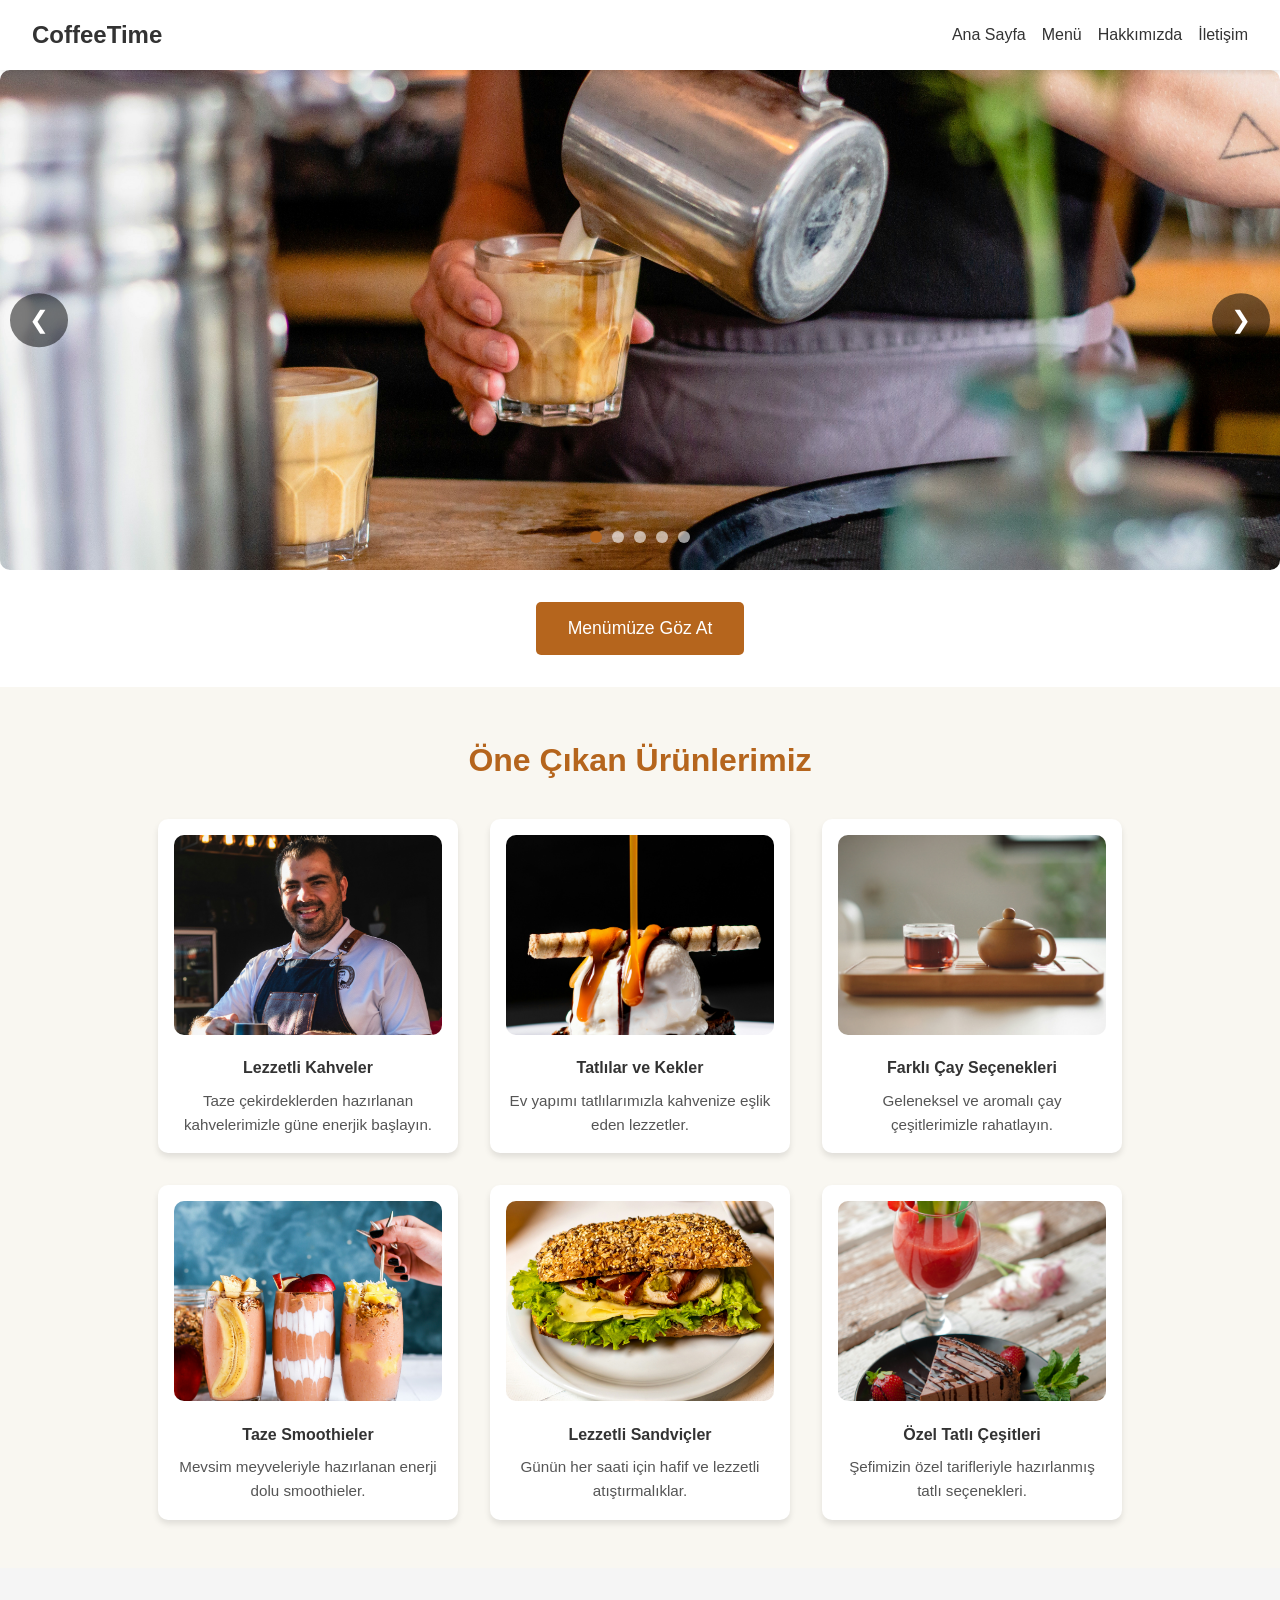
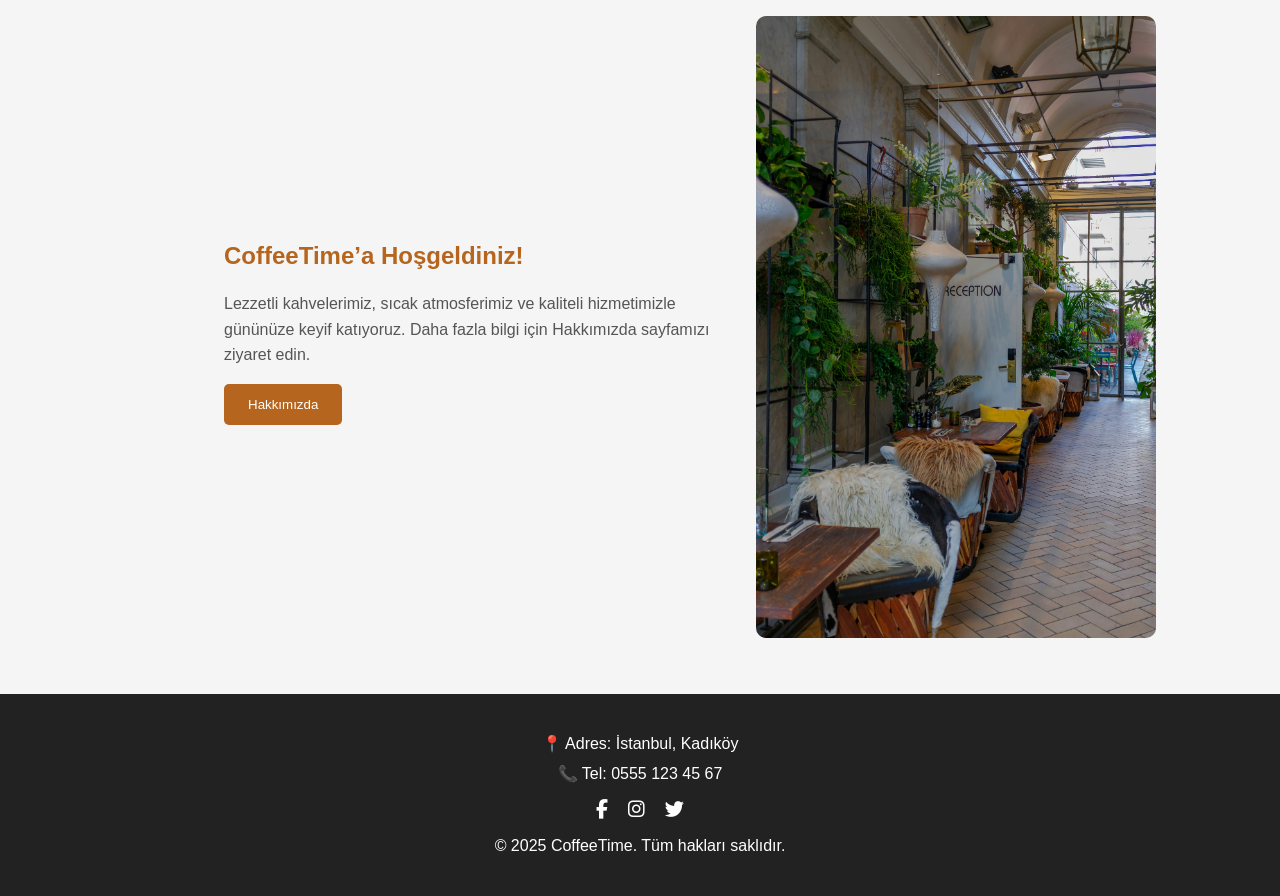
<file: index.html>
<!DOCTYPE html>
<html lang="tr">
<head>
  <meta charset="UTF-8">
  <meta name="viewport" content="width=device-width, initial-scale=1.0">
  <title>CoffeeTime - Ana Sayfa</title>
  <link rel="stylesheet" href="style.css">
  <link rel="stylesheet" href="https://cdnjs.cloudflare.com/ajax/libs/font-awesome/6.4.2/css/all.min.css">
</head>
<body>

  <!-- HEADER / NAVBAR -->
  <header>
    <nav>
      <h1>CoffeeTime</h1>
      <ul>
        <li><a href="index.html">Ana Sayfa</a></li>
        <li><a href="menu.html">Menü</a></li>
        <li><a href="about.html">Hakkımızda</a></li>
        <li><a href="contact.html">İletişim</a></li>
      </ul>
    </nav>
  </header>

  <!-- HERO / SLIDER -->
  <section class="hero-slider">
    <div class="slides">
      <div class="slide active">
        <img src="images/cafe1.jpg" alt="Cafeterya 1">
      </div>
      <div class="slide">
        <img src="images/cafe2.jpg" alt="Cafeterya 2">
      </div>
      <div class="slide">
        <img src="images/cafe3.jpg" alt="Cafeterya 3">
      </div>
      <div class="slide">
        <img src="images/cafe4.jpg" alt="Cafeterya 4">
      </div>
      <div class="slide">
        <img src="images/cafe5.jpg" alt="Cafeterya 5">
      </div>
    </div>

    <!-- Slider Butonları -->
    <button class="prev">&#10094;</button>
    <button class="next">&#10095;</button>
     <!-- Navigasyon Noktaları / Dots -->
  <div class="slider-dots"></div>
  </section>

  <!-- CTA Buton -->
  <section class="hero-cta">
    <button onclick="goToMenu()">Menümüze Göz At</button>
  </section>

  <!-- ÖNE ÇIKAN HİZMETLER / ÜRÜNLER -->
<section class="features">
  <h2>Öne Çıkan Ürünlerimiz</h2>
  <div class="feature-items">
    <div class="feature">
      <img src="images/coffee_cup.jpg" alt="Kahve">
      <h4>Lezzetli Kahveler</h4>
      <p>Taze çekirdeklerden hazırlanan kahvelerimizle güne enerjik başlayın.</p>
    </div>
    <div class="feature">
      <img src="images/cake.jpg" alt="Tatlılar">
      <h4>Tatlılar ve Kekler</h4>
      <p>Ev yapımı tatlılarımızla kahvenize eşlik eden lezzetler.</p>
    </div>
    <div class="feature">
      <img src="images/tea.jpg" alt="Çay">
      <h4>Farklı Çay Seçenekleri</h4>
      <p>Geleneksel ve aromalı çay çeşitlerimizle rahatlayın.</p>
    </div>
    <div class="feature">
      <img src="images/smoothie.jpg" alt="Smoothie">
      <h4>Taze Smoothieler</h4>
      <p>Mevsim meyveleriyle hazırlanan enerji dolu smoothieler.</p>
    </div>
    <div class="feature">
      <img src="images/sandwich.jpg" alt="Sandviç">
      <h4>Lezzetli Sandviçler</h4>
      <p>Günün her saati için hafif ve lezzetli atıştırmalıklar.</p>
    </div>
    <div class="feature">
      <img src="images/dessert.jpg" alt="Tatlı Çeşitleri">
      <h4>Özel Tatlı Çeşitleri</h4>
      <p>Şefimizin özel tarifleriyle hazırlanmış tatlı seçenekleri.</p>
    </div>
  </div>
</section>

  <!-- KISA HAKKIMIZDA -->
  <section class="home-about">
    <div class="about-text">
      <h2>CoffeeTime’a Hoşgeldiniz!</h2>
      <p>Lezzetli kahvelerimiz, sıcak atmosferimiz ve kaliteli hizmetimizle gününüze keyif katıyoruz.  
      Daha fazla bilgi için Hakkımızda sayfamızı ziyaret edin.</p>
      <button onclick="location.href='about.html'">Hakkımızda</button>
    </div>
    <div class="about-img">
      <img src="images/cafe_interior.jpg" alt="Cafe İç Mekan">
    </div>
  </section>

  <!-- FOOTER -->
  <footer>
    <div class="footer-content">
      <p>📍 Adres: İstanbul, Kadıköy</p>
      <p>📞 Tel: 0555 123 45 67</p>
      <div class="social-icons">
        <a href="https://www.facebook.com" target="_blank"><i class="fab fa-facebook-f"></i></a>
        <a href="https://www.instagram.com" target="_blank"><i class="fab fa-instagram"></i></a>
        <a href="https://www.twitter.com" target="_blank"><i class="fab fa-twitter"></i></a>
      </div>
      <p>© 2025 CoffeeTime. Tüm hakları saklıdır.</p>
    </div>
  </footer>

<script src="script.js"></script>
</body>
</html>
</file>
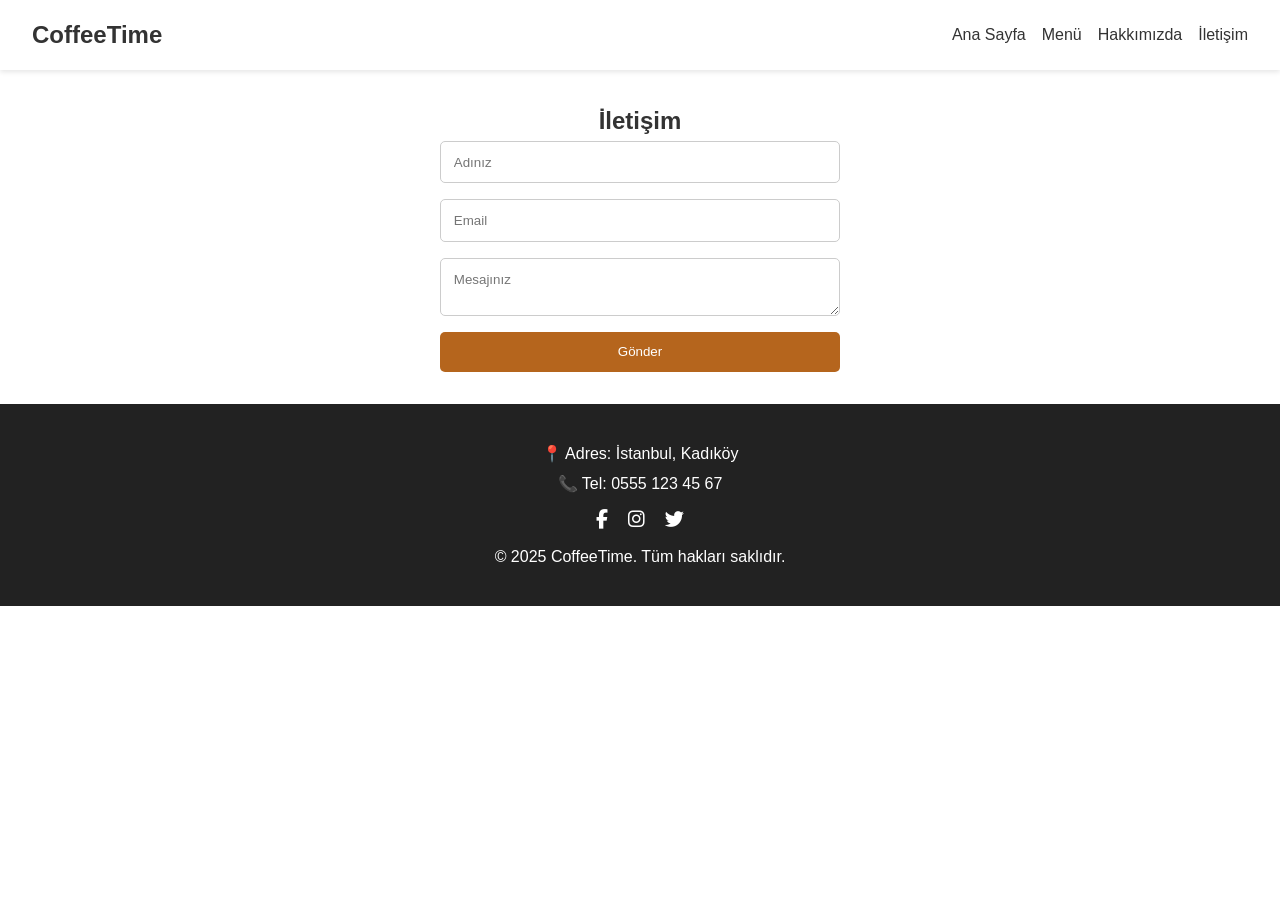
<file: contact.html>
<!DOCTYPE html>
<html lang="tr">
<head>
  <meta charset="UTF-8">
  <meta name="viewport" content="width=device-width, initial-scale=1.0">
  <title>CoffeeTime - İletişim</title>
  <link rel="stylesheet" href="style.css">
  <link rel="stylesheet" href="https://cdnjs.cloudflare.com/ajax/libs/font-awesome/6.4.2/css/all.min.css">

</head>
<body>

<header>
  <nav>
    <h1>CoffeeTime</h1>
    <ul>
      <li><a href="index.html">Ana Sayfa</a></li>
      <li><a href="menu.html">Menü</a></li>
      <li><a href="about.html">Hakkımızda</a></li>
      <li><a href="contact.html">İletişim</a></li>
    </ul>
  </nav>
</header>

<section class="contact">
  <h2>İletişim</h2>
  <form>
    <input type="text" placeholder="Adınız" required>
    <input type="email" placeholder="Email" required>
    <textarea placeholder="Mesajınız" required></textarea>
    <button type="submit">Gönder</button>
  </form>
</section>

<footer>
  <div class="footer-content">
    <p>📍 Adres: İstanbul, Kadıköy</p>
    <p>📞 Tel: 0555 123 45 67</p>
    <div class="social-icons">
      <a href="https://www.facebook.com" target="_blank"><i class="fab fa-facebook-f"></i></a>
      <a href="https://www.instagram.com" target="_blank"><i class="fab fa-instagram"></i></a>
      <a href="https://www.twitter.com" target="_blank"><i class="fab fa-twitter"></i></a>
    </div>
    <p>© 2025 CoffeeTime. Tüm hakları saklıdır.</p>
  </div>
</footer>



<script src="script.js"></script>
</body>
</html>
</file>
<file: style.css>
* {
  margin: 0;
  padding: 0;
  box-sizing: border-box;
  font-family: 'Poppins', sans-serif;
}

body {
  color: #333;
  line-height: 1.6;
}

/* ===== HEADER / NAV ===== */
header {
  background: #fff;
  box-shadow: 0 2px 5px rgba(0,0,0,0.1);
  position: sticky;
  top: 0;
  z-index: 10;
}

nav {
  display: flex;
  justify-content: space-between;
  align-items: center;
  padding: 1rem 2rem;
}

nav ul {
  display: flex;
  gap: 1rem;
  list-style: none;
}

nav a {
  text-decoration: none;
  color: #333;
  font-weight: 500;
  transition: color 0.3s;
}

nav a:hover {
  color: #b5651d;
}

/* ===== HERO / SLIDER ===== */
.hero-slider {
  position: relative;
  max-width: 100%;
  overflow: hidden;
}

.slides {
  position: relative;
  height: 500px;
}

.slide {
  position: absolute;
  top: 0;
  left: 0;
  width: 100%;
  height: 100%;
  opacity: 0;
  transition: opacity 1s ease-in-out;
}

.slide.active {
  opacity: 1;
  z-index: 1;
}

.slide img {
  width: 100%;
  height: 100%;
  object-fit: cover;
  border-radius: 10px;
}

/* Slider Dots */
.slider-dots {
  position: absolute;
  bottom: 20px;
  width: 100%;
  text-align: center;
  z-index: 2;
}

.slider-dots .dot {
  display: inline-block;
  width: 12px;
  height: 12px;
  margin: 0 5px;
  background: rgba(255,255,255,0.6);
  border-radius: 50%;
  cursor: pointer;
  transition: background 0.3s;
}

.slider-dots .dot.active {
  background: #b5651d;
}

/* Slider Buttons */
.hero-slider .prev,
.hero-slider .next {
  position: absolute;
  top: 50%;
  transform: translateY(-50%);
  background-color: rgba(0,0,0,0.5);
  color: white;
  border: none;
  padding: 0.8rem 1.2rem;
  cursor: pointer;
  border-radius: 50%;
  font-size: 1.5rem;
  z-index: 2;
}

.hero-slider .prev { left: 10px; }
.hero-slider .next { right: 10px; }

.hero-slider .prev:hover,
.hero-slider .next:hover { background-color: rgba(0,0,0,0.8); }

/* Responsive */
@media (max-width: 768px) {
  .slides {
    height: 300px;
  }
}
/* CTA Buton */
.hero-cta {
  text-align: center;
  margin: 2rem 0;
}

.hero-cta button {
  padding: 1rem 2rem;
  border: none;
  background-color: #b5651d;
  color: white;
  font-size: 1.1rem;
  border-radius: 5px;
  cursor: pointer;
  transition: background 0.3s;
}

.hero-cta button:hover {
  background-color: #924617;
}

/* ===== ÖNE ÇIKAN HİZMETLER ===== */
.features {
  padding: 3rem 2rem;
  background-color: #f9f7f1;
  text-align: center;
}

.features h2 {
  font-size: 2rem;
  margin-bottom: 2rem;
  color: #b5651d;
}

.feature-items {
  display: flex;
  justify-content: center;
  gap: 2rem;
  flex-wrap: wrap;
}

.feature {
  background: #fff;
  padding: 1rem;
  border-radius: 10px;
  max-width: 300px;
  box-shadow: 0 4px 6px rgba(0,0,0,0.1);
  transition: transform 0.3s, box-shadow 0.3s;
}

@media (max-width: 768px) {
  .feature-items {
    flex-direction: column;
    align-items: center;
  }
}

.feature img {
  width: 100%;
  height: 200px;
  object-fit: cover;
  border-radius: 10px;
  margin-bottom: 0.8rem;
}

.feature h4 {
  margin-bottom: 0.5rem;
  color: #333;
}

.feature p {
  color: #555;
  font-size: 0.95rem;
}

.feature:hover {
  transform: translateY(-5px);
  box-shadow: 0 8px 12px rgba(0,0,0,0.2);
}

/* ===== KISA HAKKIMIZDA ===== */
.home-about {
  display: flex;
  justify-content: center;
  align-items: center;
  gap: 2rem;
  padding: 3rem 2rem;
  flex-wrap: wrap;
  background-color: #f5f5f5;
}

.home-about .about-text {
  max-width: 500px;
}

.home-about .about-text h2 {
  color: #b5651d;
  margin-bottom: 1rem;
}

.home-about .about-text p {
  margin-bottom: 1rem;
  color: #555;
}

.home-about .about-text button {
  padding: 0.8rem 1.5rem;
  border: none;
  background-color: #b5651d;
  color: white;
  cursor: pointer;
  border-radius: 5px;
  transition: background 0.3s;
}

.home-about .about-text button:hover {
  background-color: #924617;
}

.home-about .about-img img {
  width: 400px;
  border-radius: 10px;
}

/* ===== FOOTER ===== */
footer {
  background: #222;
  color: white;
  text-align: center;
  padding: 2rem 1rem;
}

.footer-content p {
  margin: 0.3rem 0;
}

.social-icons {
  margin: 0.5rem 0;
}

.social-icons a {
  color: white;
  margin: 0 0.5rem;
  font-size: 1.2rem;
  transition: color 0.3s;
}

.social-icons a:hover {
  color: #b5651d;
}

/* ===== RESPONSIVE ===== */
@media (max-width: 768px) {
  nav ul {
    flex-direction: column;
    gap: 0.5rem;
  }

  .feature-items {
    flex-direction: column;
    align-items: center;
  }

  .home-about {
    flex-direction: column;
    align-items: center;
  }

  .home-about .about-img img {
    width: 100%;
    max-width: 350px;
  }

  .slide img {
    height: 300px;
  }
  /* Slider Dots */
.slider-dots {
  text-align: center;
  position: absolute;
  bottom: 15px;
  width: 100%;
  z-index: 3;
}

.slider-dots .dot {
  height: 12px;
  width: 12px;
  margin: 0 5px;
  display: inline-block;
  background-color: rgba(255,255,255,0.6);
  border-radius: 50%;
  cursor: pointer;
  transition: background 0.3s;
}

.slider-dots .dot.active {
  background-color: #b5651d;
}
}

/* ===== MENU ===== */
.menu {
  padding: 2rem;
  text-align: center;
  background-color: #f9f7f1;
}

.menu h2 {
  font-size: 2.2rem;
  margin-bottom: 2rem;
}

.category-title {
  font-size: 1.6rem;
  margin: 2rem 0 1rem;
  color: #b5651d;
  text-align: left;
  padding-left: 10px;
}

.menu-items {
  display: grid;
  grid-template-columns: repeat(auto-fit, minmax(220px, 1fr));
  gap: 1.5rem;
}

.item {
  background: #fff;
  border-radius: 10px;
  box-shadow: 0 4px 6px rgba(0,0,0,0.1);
  padding: 1rem;
  transition: transform 0.3s, box-shadow 0.3s;
  display: flex;
  flex-direction: column;
  align-items: center;
}

.item img {
  width: 100%;
  height: 150px;
  object-fit: cover;
  border-radius: 10px;
  margin-bottom: 0.8rem;
}

.item h4 {
  margin: 0.5rem 0;
  color: #333;
}

.item p {
  color: #555;
  margin-bottom: 0.5rem;
  text-align: center;
}

.price {
  font-weight: bold;
  margin-bottom: 0.5rem;
  color: #b5651d;
}

.item:hover {
  transform: translateY(-5px);
  box-shadow: 0 8px 12px rgba(0,0,0,0.2);
}

/* ===== ABOUT ===== */
.about {
  padding: 3rem 2rem;
  text-align: center;
  background-color: #f5f5f5;
}

.about h2 {
  font-size: 2rem;
  margin-bottom: 2rem;
}

.about-content {
  display: flex;
  align-items: center;
  justify-content: center;
  gap: 2rem;
  flex-wrap: wrap;
}

.about-img {
  width: 300px;
  border-radius: 10px;
}

.about-text {
  max-width: 500px;
  text-align: left;
}

.about-text p {
  margin-bottom: 1rem;
  color: #555;
}

/* ===== CONTACT ===== */
.contact {
  padding: 2rem;
  text-align: center;
}

.contact form {
  max-width: 400px;
  margin: 0 auto;
  display: flex;
  flex-direction: column;
  gap: 1rem;
}

.contact input, .contact textarea {
  padding: 0.8rem;
  border: 1px solid #ccc;
  border-radius: 5px;
}

.contact button {
  padding: 0.8rem;
  border: none;
  background-color: #b5651d;
  color: white;
  cursor: pointer;
  border-radius: 5px;
  transition: background 0.3s;
}

.contact button:hover {
  background-color: #924617;
}

/* ===== FOOTER ===== */
footer {
  background: #222;
  color: white;
  text-align: center;
  padding: 2rem 1rem;
}

.footer-content p {
  margin: 0.3rem 0;
}

.social-icons {
  margin: 0.5rem 0;
}

.social-icons a {
  color: white;
  margin: 0 0.5rem;
  font-size: 1.2rem;
  transition: color 0.3s;
}

.social-icons a:hover {
  color: #b5651d;
}

/* ===== RESPONSIVE ===== */
@media (max-width: 768px) {
  nav ul {
    flex-direction: column;
    gap: 0.5rem;
  }

  .menu-items {
    grid-template-columns: repeat(auto-fit, minmax(180px, 1fr));
  }

  .about-content {
    flex-direction: column;
    align-items: center;
  }

  .hero-slide img {
    height: 300px;
  }
}
</file>
